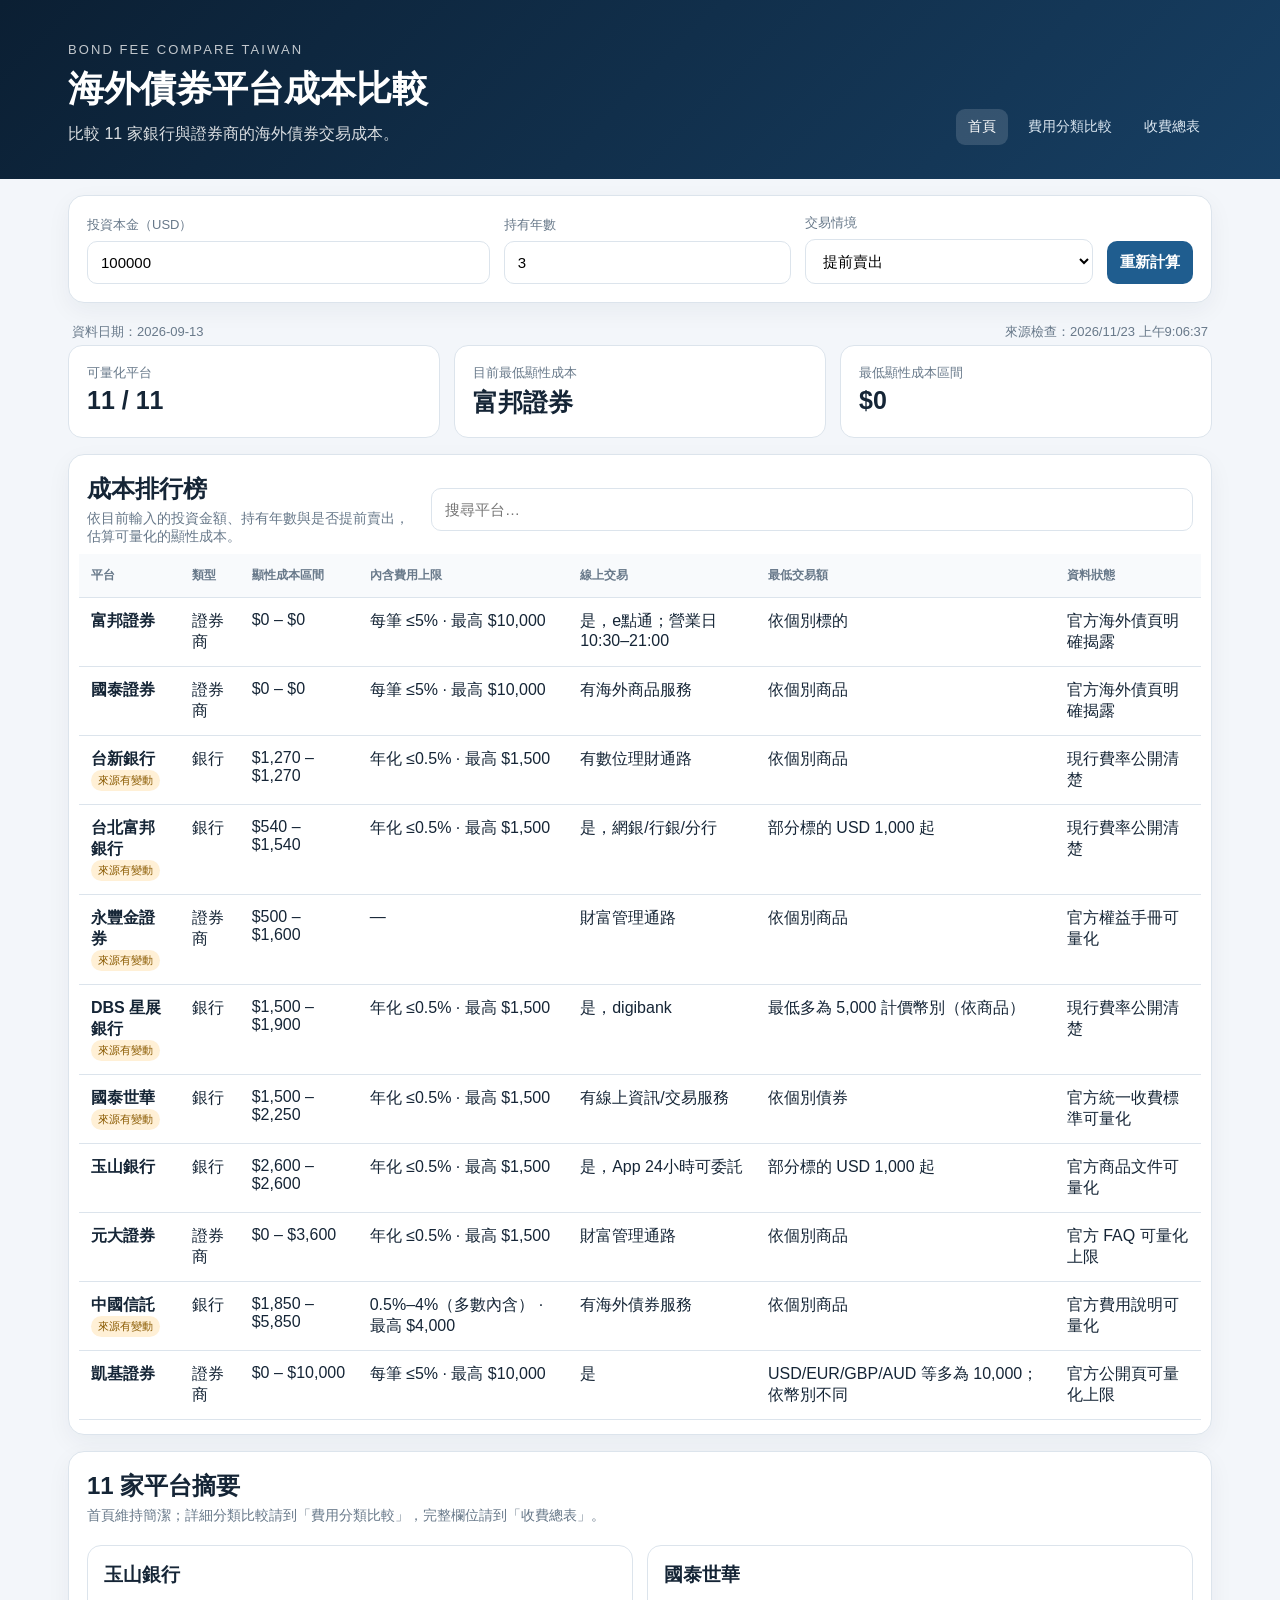
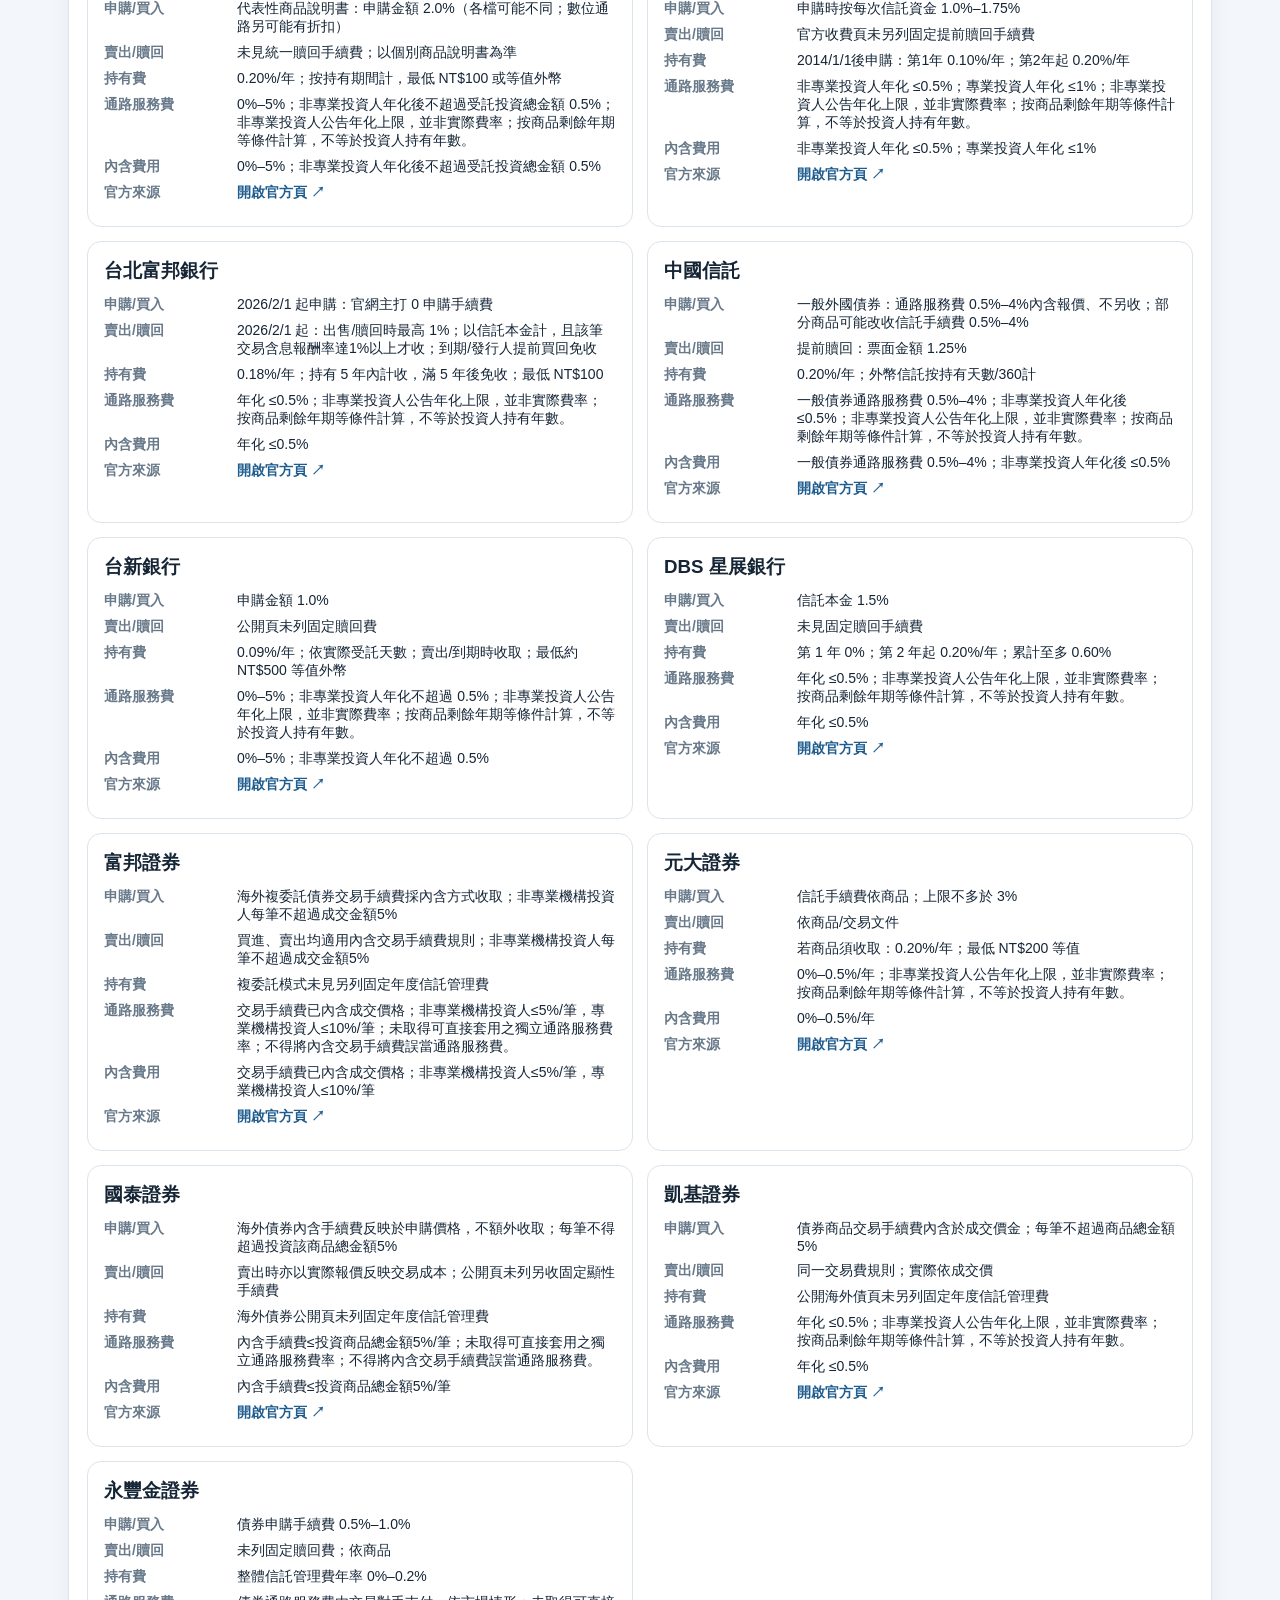
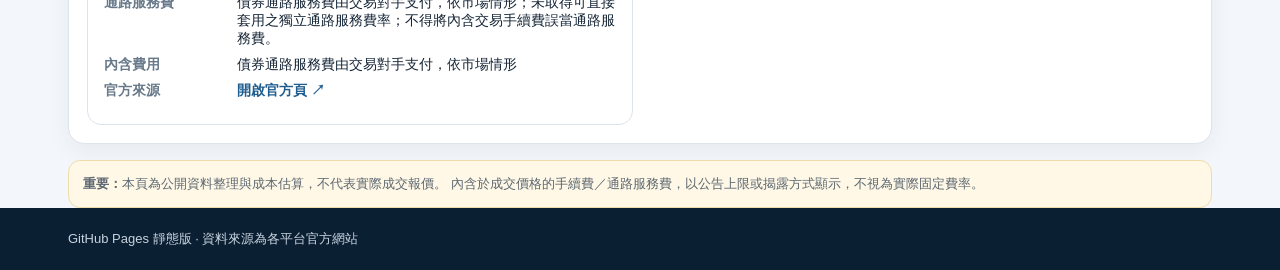
<file: index.html>
<!doctype html>
<html lang="zh-Hant">
<head>
  <meta charset="utf-8">
  <meta name="viewport" content="width=device-width,initial-scale=1,viewport-fit=cover">
  <meta name="theme-color" content="#0b1f33">
  <title>台灣海外債券平台成本比較</title>
  <link rel="icon" href="./favicon.ico" sizes="any">
  <link rel="icon" type="image/png" sizes="32x32" href="./assets/favicon-32.png">
  <link rel="icon" type="image/png" sizes="16x16" href="./assets/favicon-16.png">
  <link rel="apple-touch-icon" sizes="180x180" href="./assets/apple-touch-icon.png">
  <link rel="manifest" href="./manifest.webmanifest">
  <link rel="stylesheet" href="./style.css">
</head>
<body>
<header>
  <div class="wrap">
    <div class="topnav">
      <div>
        <div class="eyebrow">Bond Fee Compare Taiwan</div>
        <h1>海外債券平台成本比較</h1>
        <p>比較 11 家銀行與證券商的海外債券交易成本。</p>
      </div>
      <nav>
        <a class="active" href="./index.html">首頁</a>
        <a href="./compare.html">費用分類比較</a>
        <a href="./master.html">收費總表</a>
      </nav>
    </div>
  </div>
</header>

<main class="wrap">
  <section class="card controls">
    <div class="field">
      <label>投資本金（USD）</label>
      <input id="principal" type="number" min="1000" step="1000" value="100000">
    </div>
    <div class="field">
      <label>持有年數</label>
      <input id="years" type="number" min="1" max="30" value="3">
    </div>
    <div class="field">
      <label>交易情境</label>
      <select id="exitMode">
        <option value="hold">持有到期</option>
        <option value="sell" selected>提前賣出</option>
      </select>
    </div>
    <button id="recalc">重新計算</button>
  </section>

  <section class="statusbar">
    <div id="asof">資料日期：—</div>
    <div id="sourceCheck">來源檢查：—</div>
  </section>

  <section class="summary-grid" id="summary"></section>

  <section class="card">
    <div class="section-title">
      <div>
        <h2>成本排行榜</h2>
        <p>依目前輸入的投資金額、持有年數與是否提前賣出，估算可量化的顯性成本。</p>
      </div>
      <input id="filter" placeholder="搜尋平台…" />
    </div>
    <div class="table-wrap">
      <table>
        <thead>
          <tr>
            <th>平台</th>
            <th>類型</th>
            <th>顯性成本區間</th>
            <th>內含費用上限</th>
            <th>線上交易</th>
            <th>最低交易額</th>
            <th>資料狀態</th>
          </tr>
        </thead>
        <tbody id="costBody"></tbody>
      </table>
    </div>
  </section>

  <section class="card">
    <div class="section-title">
      <div>
        <h2>11 家平台摘要</h2>
        <p>首頁維持簡潔；詳細分類比較請到「費用分類比較」，完整欄位請到「收費總表」。</p>
      </div>
    </div>
    <div id="cards" class="platform-grid"></div>
  </section>

  <section class="notice">
    <strong>重要：</strong>本頁為公開資料整理與成本估算，不代表實際成交報價。
    內含於成交價格的手續費／通路服務費，以公告上限或揭露方式顯示，不視為實際固定費率。
  </section>
</main>

<footer><div class="wrap">GitHub Pages 靜態版 · 資料來源為各平台官方網站</div></footer>
<script src="./app.js"></script>
</body>
</html>
</file>
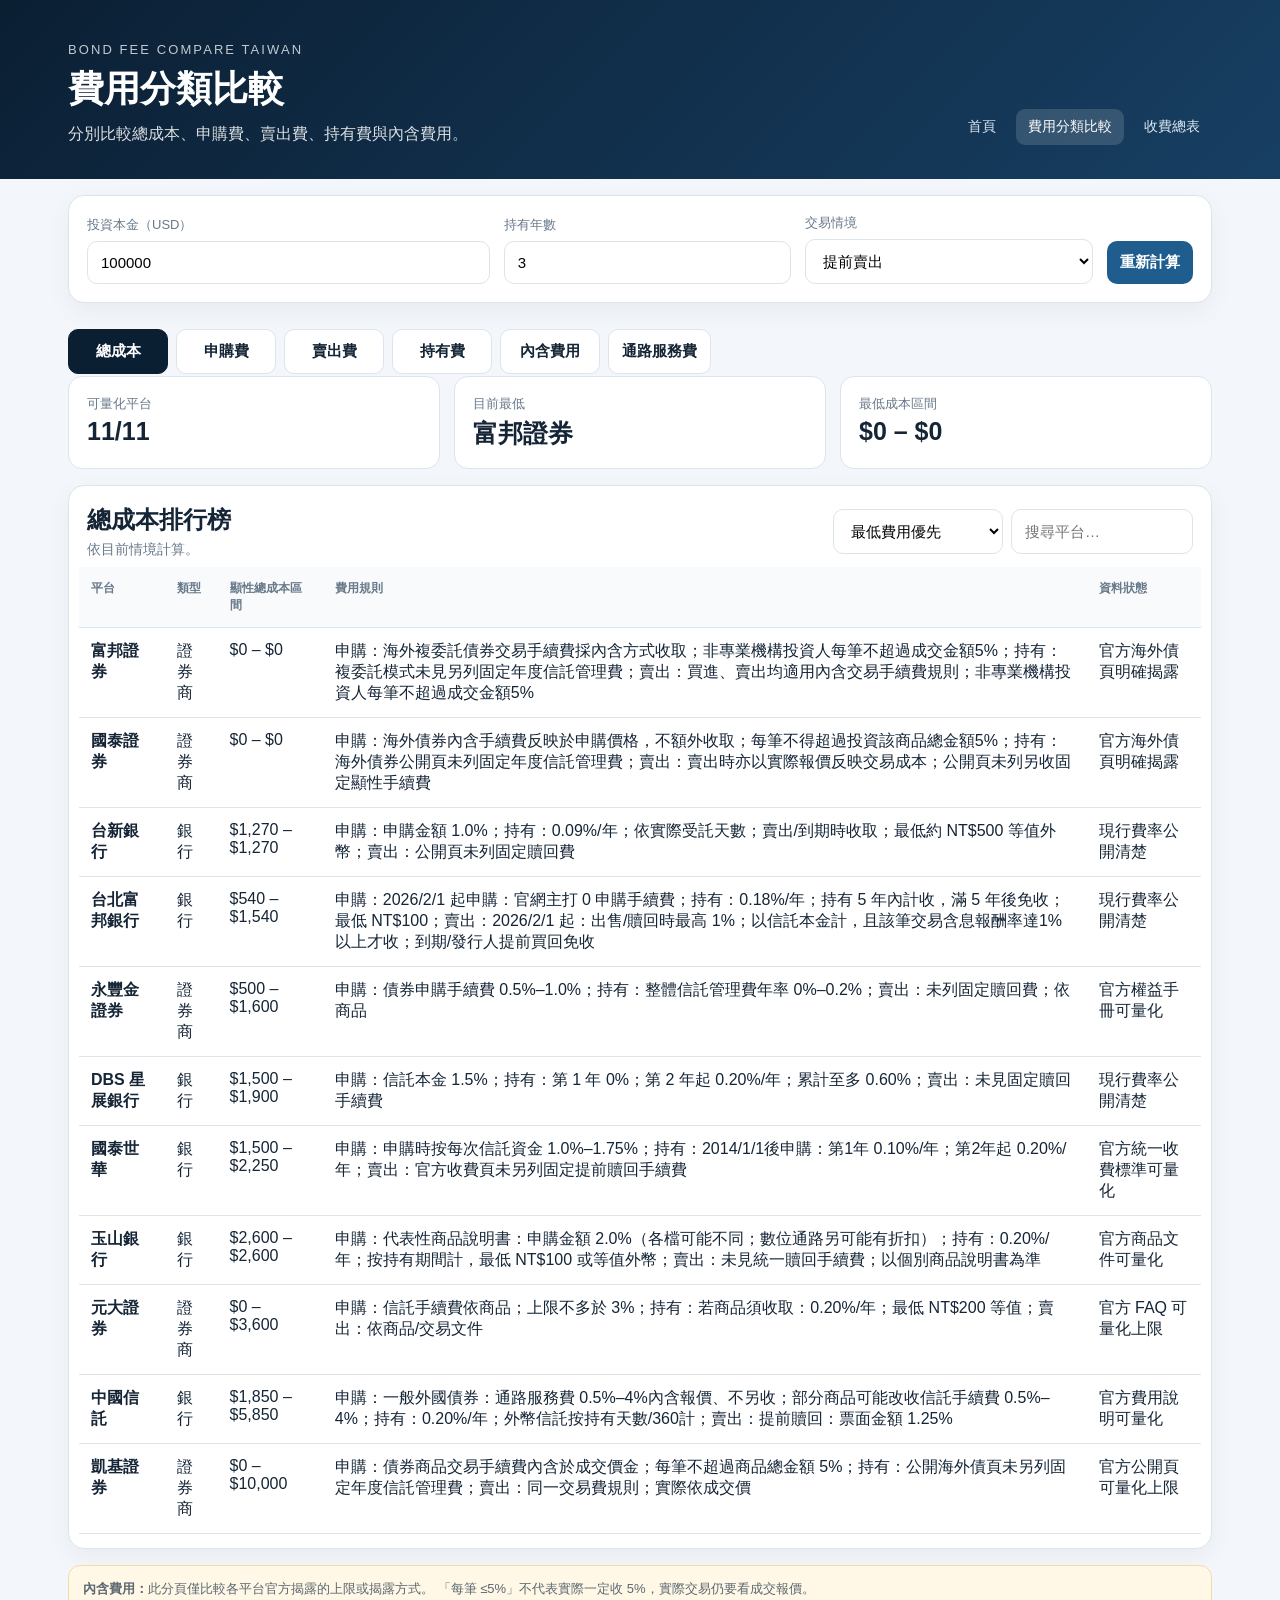
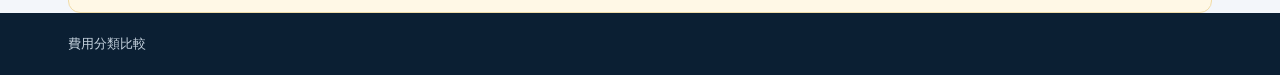
<file: compare.html>
<!doctype html>
<html lang="zh-Hant">
<head>
  <meta charset="utf-8">
  <meta name="viewport" content="width=device-width,initial-scale=1,viewport-fit=cover">
  <meta name="theme-color" content="#0b1f33">
  <title>費用分類比較｜海外債券平台</title>
  <link rel="icon" href="./favicon.ico" sizes="any">
  <link rel="icon" type="image/png" sizes="32x32" href="./assets/favicon-32.png">
  <link rel="icon" type="image/png" sizes="16x16" href="./assets/favicon-16.png">
  <link rel="apple-touch-icon" sizes="180x180" href="./assets/apple-touch-icon.png">
  <link rel="manifest" href="./manifest.webmanifest">
  <link rel="stylesheet" href="./style.css">
</head>
<body>
<header>
  <div class="wrap">
    <div class="topnav">
      <div>
        <div class="eyebrow">Bond Fee Compare Taiwan</div>
        <h1>費用分類比較</h1>
        <p>分別比較總成本、申購費、賣出費、持有費與內含費用。</p>
      </div>
      <nav>
        <a href="./index.html">首頁</a>
        <a class="active" href="./compare.html">費用分類比較</a>
        <a href="./master.html">收費總表</a>
      </nav>
    </div>
  </div>
</header>

<main class="wrap">
  <section class="card controls">
    <div class="field">
      <label>投資本金（USD）</label>
      <input id="principal" type="number" min="1000" step="1000" value="100000">
    </div>
    <div class="field">
      <label>持有年數</label>
      <input id="years" type="number" min="1" max="30" value="3">
    </div>
    <div class="field">
      <label>交易情境</label>
      <select id="exitMode">
        <option value="hold">持有到期</option>
        <option value="sell" selected>提前賣出</option>
      </select>
    </div>
    <button id="recalc">重新計算</button>
  </section>

  <section class="compare-tabs">
    <button class="tab active" data-mode="total">總成本</button>
    <button class="tab" data-mode="buy">申購費</button>
    <button class="tab" data-mode="sell">賣出費</button>
    <button class="tab" data-mode="hold">持有費</button>
    <button class="tab" data-mode="embedded">內含費用</button>
    <button class="tab" data-mode="channel">通路服務費</button>
  </section>

  <section class="summary-grid" id="summary"></section>

  <section class="card">
    <div class="section-title">
      <div>
        <h2 id="rankingTitle">總成本排行榜</h2>
        <p id="rankingNote">依目前情境計算。</p>
      </div>
      <div class="toolbar">
        <select id="sortMode">
          <option value="low">最低費用優先</option>
          <option value="high">最高費用優先</option>
          <option value="name">平台名稱</option>
        </select>
        <input id="filter" placeholder="搜尋平台…" />
      </div>
    </div>
    <div class="table-wrap">
      <table>
        <thead id="costHead"></thead>
        <tbody id="costBody"></tbody>
      </table>
    </div>
  </section>

  <section class="notice">
    <strong>內含費用：</strong>此分頁僅比較各平台官方揭露的上限或揭露方式。
    「每筆 ≤5%」不代表實際一定收 5%，實際交易仍要看成交報價。
  </section>
</main>

<footer><div class="wrap">費用分類比較</div></footer>
<script src="./compare.js"></script>
</body>
</html>
</file>
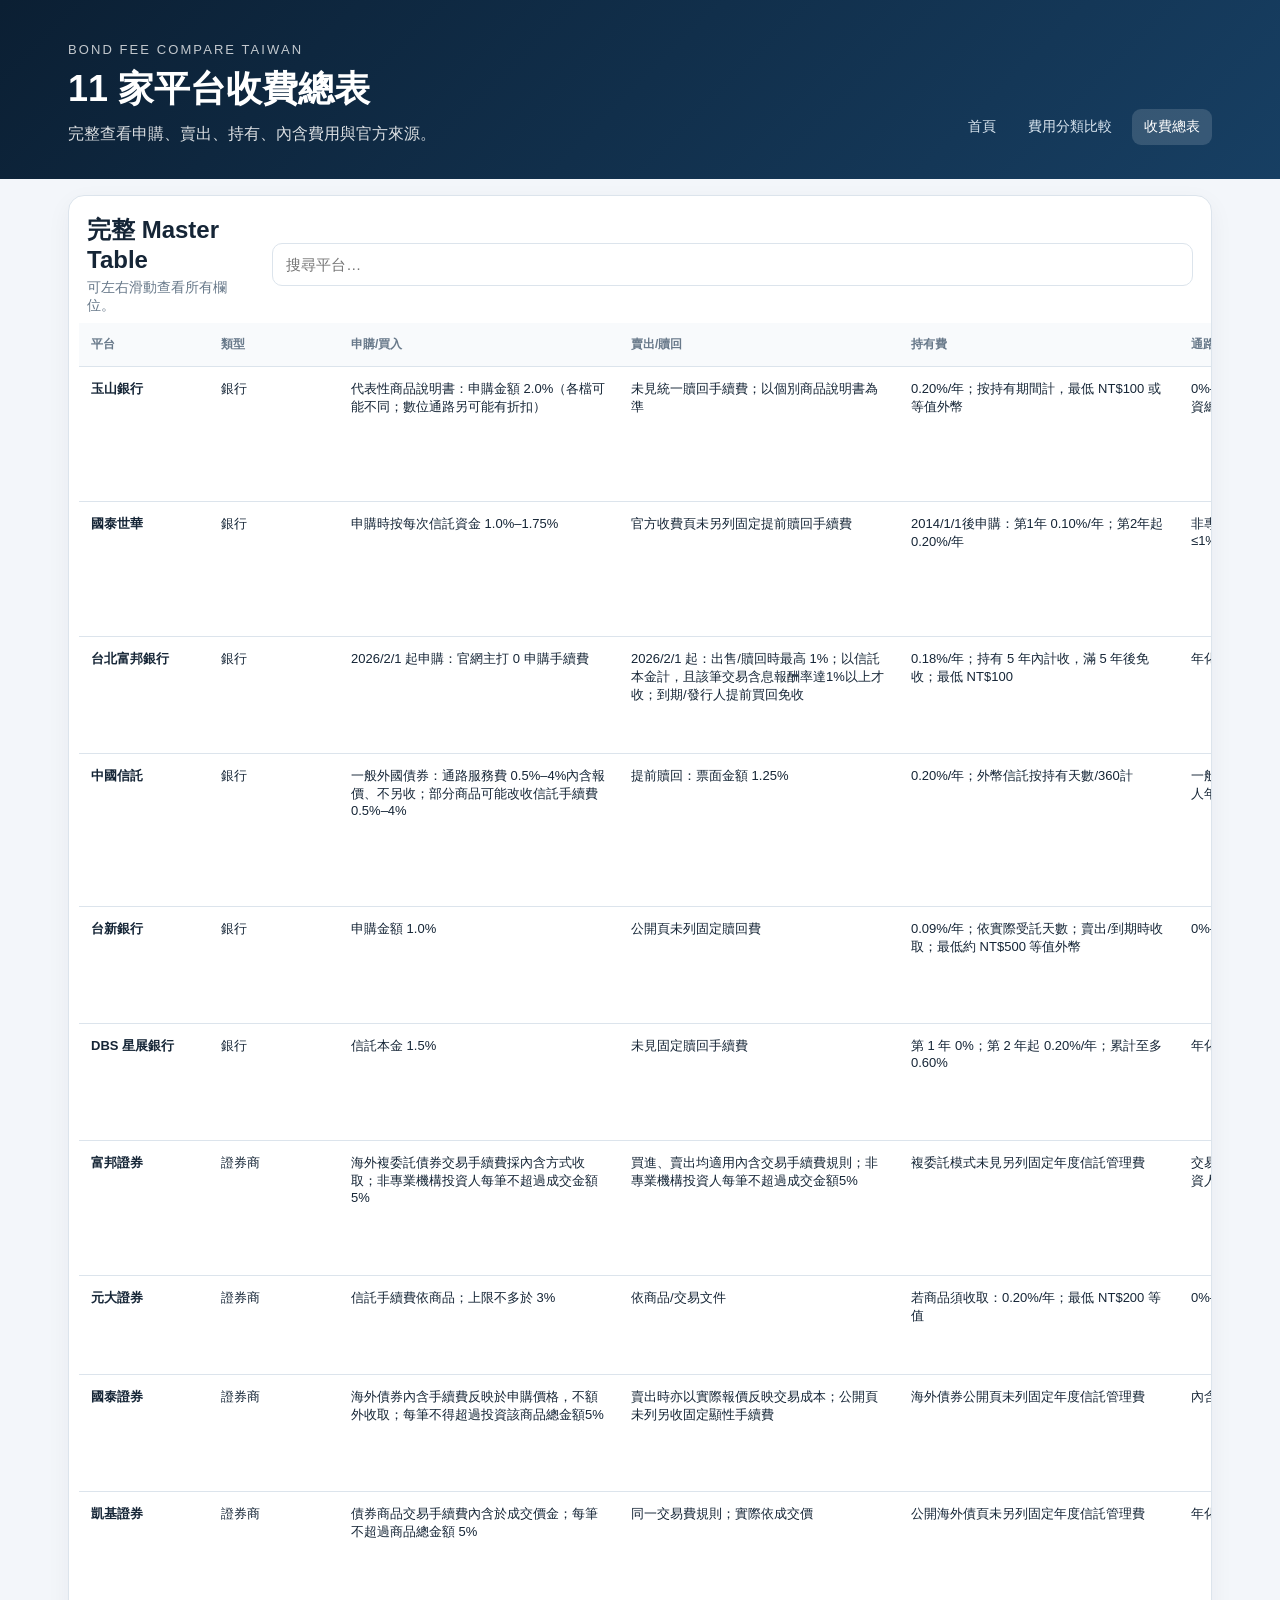
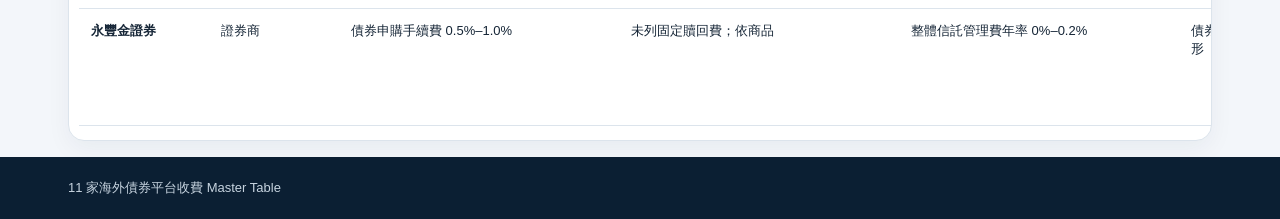
<file: master.html>
<!doctype html>
<html lang="zh-Hant">
<head>
  <meta charset="utf-8">
  <meta name="viewport" content="width=device-width,initial-scale=1,viewport-fit=cover">
  <meta name="theme-color" content="#0b1f33">
  <title>收費總表｜海外債券平台</title>
  <link rel="icon" href="./favicon.ico" sizes="any">
  <link rel="icon" type="image/png" sizes="32x32" href="./assets/favicon-32.png">
  <link rel="icon" type="image/png" sizes="16x16" href="./assets/favicon-16.png">
  <link rel="apple-touch-icon" sizes="180x180" href="./assets/apple-touch-icon.png">
  <link rel="manifest" href="./manifest.webmanifest">
  <link rel="stylesheet" href="./style.css">
</head>
<body>
<header>
  <div class="wrap">
    <div class="topnav">
      <div>
        <div class="eyebrow">Bond Fee Compare Taiwan</div>
        <h1>11 家平台收費總表</h1>
        <p>完整查看申購、賣出、持有、內含費用與官方來源。</p>
      </div>
      <nav>
        <a href="./index.html">首頁</a>
        <a href="./compare.html">費用分類比較</a>
        <a class="active" href="./master.html">收費總表</a>
      </nav>
    </div>
  </div>
</header>

<main class="wrap">
  <section class="card">
    <div class="section-title">
      <div>
        <h2>完整 Master Table</h2>
        <p>可左右滑動查看所有欄位。</p>
      </div>
      <input id="filter" placeholder="搜尋平台…" />
    </div>
    <div class="table-wrap">
      <table class="master-table">
        <thead>
          <tr>
            <th>平台</th><th>類型</th><th>申購/買入</th><th>賣出/贖回</th>
            <th>持有費</th><th>通路服務費</th><th>內含費用</th><th>是否內含成交價</th>
            <th>線上交易</th><th>最低交易額</th><th>可試算</th>
            <th>透明度</th><th>資料狀態</th><th>費率確認日</th><th>官方來源最後檢查</th><th>官方來源</th><th>備註</th>
          </tr>
        </thead>
        <tbody id="masterBody"></tbody>
      </table>
    </div>
  </section>
</main>

<footer><div class="wrap">11 家海外債券平台收費 Master Table</div></footer>
<script src="./master.js"></script>
</body>
</html>
</file>
<file: style.css>
:root{
  --bg:#f3f6fa; --card:#fff; --ink:#152536; --muted:#68798a; --line:#dce4ec;
  --navy:#0b1f33; --blue:#1f5d8f; --green:#1d7a55; --warn:#9a6700; --soft:#eef4fa;
}
*{box-sizing:border-box}
body{margin:0;background:var(--bg);color:var(--ink);font-family:-apple-system,BlinkMacSystemFont,"Segoe UI","Noto Sans TC",sans-serif}
.wrap{max-width:1180px;margin:auto;padding:0 18px}
header{background:linear-gradient(135deg,#0b1f33,#173f63);color:white;padding:42px 0 34px}
.eyebrow{font-size:13px;letter-spacing:.16em;text-transform:uppercase;opacity:.75}
h1{margin:8px 0 10px;font-size:36px} header p{margin:0;opacity:.85}
main{padding-top:22px;padding-bottom:42px}
.card{background:var(--card);border:1px solid var(--line);border-radius:16px;box-shadow:0 8px 24px rgba(11,31,51,.05);margin:16px 0}
.controls{display:grid;grid-template-columns:1.4fr 1fr 1fr auto;gap:14px;padding:18px;align-items:end}
.field label{display:block;font-size:13px;color:var(--muted);margin-bottom:7px}
input,select,button{width:100%;padding:12px 13px;border-radius:10px;border:1px solid var(--line);font-size:15px;background:white}
button{background:var(--blue);color:white;border:0;font-weight:700;cursor:pointer}
.statusbar{display:flex;justify-content:space-between;gap:12px;font-size:13px;color:var(--muted);padding:4px 4px}
.compare-tabs{display:flex;gap:8px;overflow:auto;padding:10px 0 2px}
.compare-tabs .tab{width:auto;min-width:100px;background:white;color:var(--ink);border:1px solid var(--line);white-space:nowrap}
.compare-tabs .tab.active{background:var(--navy);border-color:var(--navy);color:white}
.summary-grid{display:grid;grid-template-columns:repeat(3,1fr);gap:14px}
.metric{background:white;border:1px solid var(--line);border-radius:14px;padding:18px}
.metric .label{font-size:13px;color:var(--muted)}
.metric .value{font-size:25px;font-weight:800;margin-top:4px}
.section-title{display:flex;justify-content:space-between;gap:20px;align-items:center;padding:18px 18px 8px}
.section-title h2{margin:0 0 5px}.section-title p{margin:0;color:var(--muted);font-size:14px}
.toolbar{display:flex;gap:8px;min-width:360px}.toolbar select{max-width:170px}.toolbar input{max-width:190px}
.table-wrap{overflow:auto;padding:0 10px 14px}
table{border-collapse:collapse;width:100%;min-width:940px}
th,td{text-align:left;padding:13px 12px;border-bottom:1px solid var(--line);vertical-align:top}
th{font-size:12px;color:var(--muted);background:#f8fafc;position:sticky;top:0}
td strong{display:block}
.good{color:var(--green);font-weight:700}.warn{color:var(--warn);font-weight:700}.muted{color:var(--muted)}
.platform-grid{display:grid;grid-template-columns:repeat(2,1fr);gap:14px;padding:12px 18px 18px}
.platform{border:1px solid var(--line);border-radius:14px;padding:16px}
.platform h3{margin:0 0 12px;display:flex;align-items:center;flex-wrap:wrap;gap:5px}
.kv{display:grid;grid-template-columns:125px 1fr;gap:8px;font-size:14px;margin:8px 0}
.kv b{color:var(--muted)}
.platform a{color:var(--blue);text-decoration:none;font-weight:700}
.sourceflag,.pill{display:inline-block;font-size:11px;padding:3px 7px;border-radius:999px;background:#eef4fa}
.sourceflag.changed{background:#fff0d6;color:#8a5a00}
.pill.fixed{background:#e5f5ec;color:#17613f}.pill.cap{background:#fff0d6;color:#855b00}.pill.unknown{background:#f0f2f4;color:#6b747d}
.cost-bars{display:grid;gap:8px;margin:14px 0}
.bar-row{display:grid;grid-template-columns:68px 1fr 92px;gap:8px;align-items:center;font-size:12px}
.bar-track{height:8px;background:#edf1f5;border-radius:999px;overflow:hidden}
.bar-fill{height:100%;background:#1f5d8f;border-radius:999px}
.bar-value{text-align:right;font-weight:700}
.notice{font-size:13px;color:#5d6872;background:#fff8e6;border:1px solid #f0dca9;border-radius:12px;padding:14px;margin-top:16px}
footer{background:#0b1f33;color:#c6d3df;padding:22px 0;font-size:13px}
@media(max-width:760px){
  h1{font-size:28px}.controls{grid-template-columns:1fr 1fr}.controls button{grid-column:1/-1}
  .summary-grid{grid-template-columns:1fr}.platform-grid{grid-template-columns:1fr}.statusbar{flex-direction:column}
  .section-title{align-items:stretch;flex-direction:column}.toolbar{min-width:0}.toolbar select,.toolbar input{max-width:none}
}


.topnav{display:flex;justify-content:space-between;gap:24px;align-items:flex-end}
.topnav nav{display:flex;gap:8px;flex-wrap:wrap}
.topnav nav a{color:#dbe7f1;text-decoration:none;padding:9px 12px;border-radius:9px;font-size:14px}
.topnav nav a:hover,.topnav nav a.active{background:rgba(255,255,255,.14);color:white}
.master-table{min-width:1800px}
.master-table td{font-size:13px;min-width:130px}
.master-table td:nth-child(3),.master-table td:nth-child(4),.master-table td:nth-child(5),.master-table td:nth-child(6),.master-table td:nth-child(15){min-width:280px}
@media(max-width:760px){.topnav{align-items:flex-start;flex-direction:column}.topnav nav{width:100%;overflow:auto;flex-wrap:nowrap}.topnav nav a{white-space:nowrap}}
</file>
